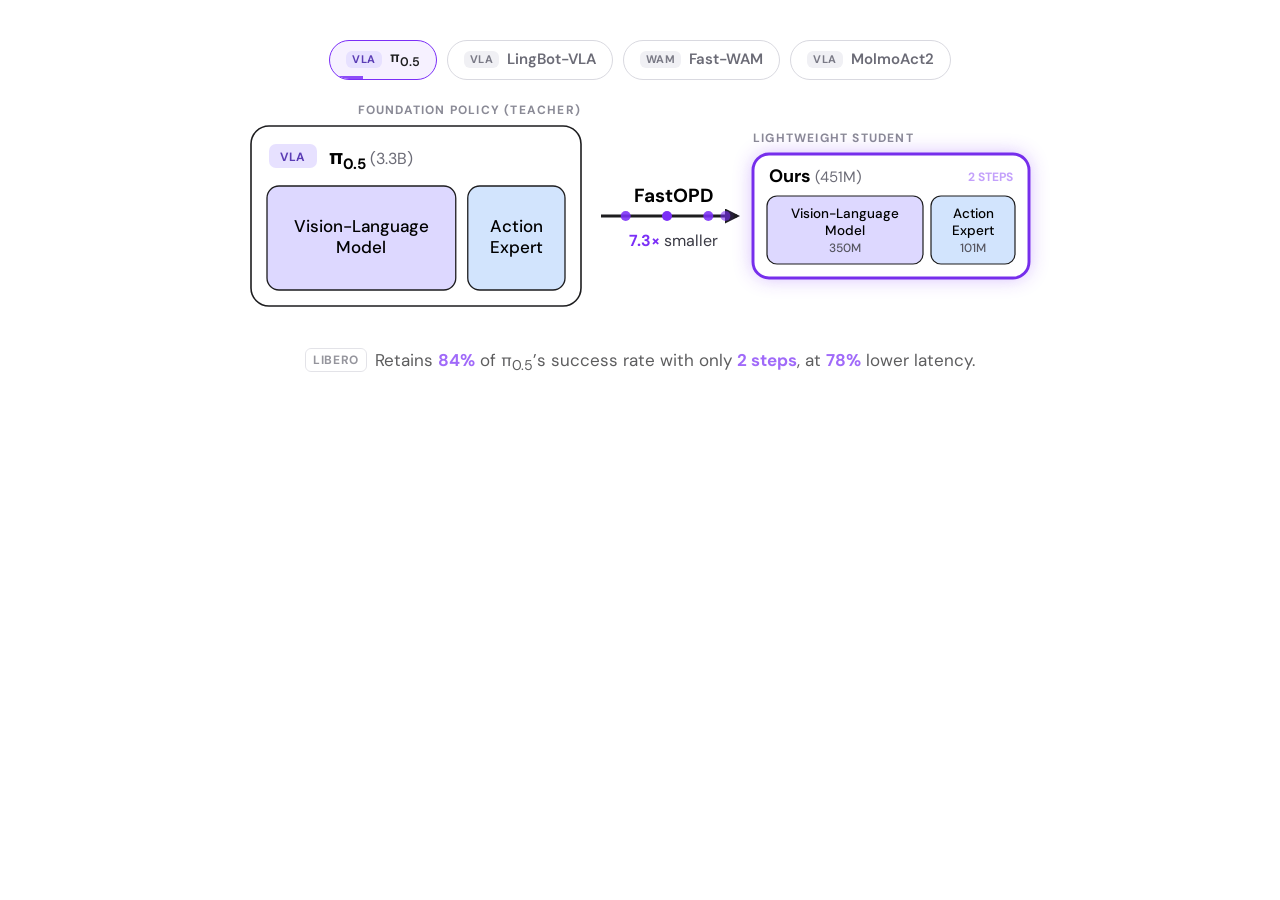
<file: static/videos/fastopd_teachers.html>
<!doctype html>
<html lang="en">
<head>
<meta charset="utf-8">
<meta name="viewport" content="width=device-width, initial-scale=1">
<title>FastOPD Teachers Animation</title>
<link rel="preconnect" href="https://fonts.googleapis.com">
<link href="https://fonts.googleapis.com/css2?family=DM+Sans:opsz,wght@9..40,400..700&display=swap" rel="stylesheet">
<style>
  body { margin: 0; background: #fff; padding: 40px 16px; }
</style>
</head>
<body>

<!-- ===================== FastOPD teacher → student animation (copy from here) ===================== -->
<section class="fopd-anim" aria-label="FastOPD distills diverse foundation policies into one lightweight student">
<style>
  .fopd-anim {
    --fopd-purple: #7B2FF7;
    --fopd-ink: #1d1d1f;
    --fopd-mute: #6b6b76;
    max-width: 1000px; margin: 0 auto; color: var(--fopd-ink);
    font-family: "Google Sans", "DM Sans", system-ui, -apple-system, "Segoe UI", sans-serif;
  }
  .fopd-anim svg { display: block; width: 100%; height: auto; overflow: visible; }
  .fopd-anim svg text { font-family: inherit; }
  .fopd-chips { display: flex; flex-wrap: wrap; justify-content: center; gap: 10px; margin: 0 0 18px; padding: 0; list-style: none; }
  .fopd-chip {
    position: relative; overflow: hidden; cursor: pointer;
    font: inherit; font-size: 15px; line-height: 1; color: var(--fopd-mute);
    background: #fff; border: 1.5px solid #d9d9e0; border-radius: 999px;
    padding: 9px 16px 10px; display: inline-flex; align-items: center; gap: 8px;
    transition: color .25s, border-color .25s, background-color .25s;
  }
  .fopd-chip b { font-weight: 600; }
  .fopd-chip .fopd-type { font-size: 11px; font-weight: 700; letter-spacing: .04em; padding: 3px 6px; border-radius: 6px; background: #f0f0f4; color: #7a7a86; }
  .fopd-chip .fopd-bar { position: absolute; left: 0; bottom: 0; height: 3px; width: 0; background: var(--fopd-purple); opacity: .85; }
  .fopd-chip.is-active { color: var(--fopd-ink); border-color: var(--fopd-purple); background: #f6f1ff; }
  .fopd-chip.is-active .fopd-type.vla { background: #e7e1ff; color: #5b3db5; }
  .fopd-chip.is-active .fopd-type.wam { background: #ffe6d3; color: #a2531a; }
  .fopd-chip:focus-visible { outline: 2px solid var(--fopd-purple); outline-offset: 2px; }
  .fopd-cap { text-align: center; font-size: 17px; line-height: 1.5; margin: 14px auto 0; min-height: 3em; max-width: 820px; transition: opacity .35s; }
  .fopd-cap .fopd-bench { display: inline-block; font-size: 12px; font-weight: 700; letter-spacing: .05em; text-transform: uppercase; color: var(--fopd-mute); border: 1px solid #d9d9e0; border-radius: 6px; padding: 2px 7px; margin-right: 8px; vertical-align: 2px; }
  .fopd-cap b { color: var(--fopd-purple); font-weight: 700; }
  @media (max-width: 600px) { .fopd-chip { font-size: 13px; padding: 7px 12px 8px; } .fopd-cap { font-size: 15px; } }
</style>

  <div class="fopd-chips" role="tablist"></div>

  <svg viewBox="0 0 1000 236" role="img" aria-label="Teacher policy distilled by FastOPD into a 451M-parameter student">
    <defs>
      <filter id="fopd-glow" x="-30%" y="-40%" width="160%" height="180%">
        <feGaussianBlur stdDeviation="10"/>
      </filter>
      <marker id="fopd-head" viewBox="0 0 10 10" refX="8" refY="5" markerWidth="5" markerHeight="5" orient="auto">
        <path d="M0,0 L10,5 L0,10 z" fill="#1d1d1f"/>
      </marker>
    </defs>

    <g class="fopd-stage">
    <!-- section labels -->
    <text class="t-lbl" x="528" y="16" text-anchor="end" font-size="12" font-weight="700" letter-spacing="1.2" fill="#8a8a96">FOUNDATION POLICY (TEACHER)</text>
    <text x="700" y="44" font-size="12" font-weight="700" letter-spacing="1.2" fill="#8a8a96">LIGHTWEIGHT STUDENT</text>

    <!-- teacher -->
    <g class="t-box">
      <rect class="t-outer" y="28" height="180" rx="18" fill="#fff" stroke="#1d1d1f" stroke-width="1.6"/>
      <g class="t-content">
        <rect class="t-pill" y="46" width="48" height="24" rx="7"/>
        <text class="t-pilltxt" y="63" text-anchor="middle" font-size="12" font-weight="700" letter-spacing=".6"></text>
        <text class="t-name" y="66" font-size="22"></text>
        <rect class="t-bb" y="88" height="104" rx="12" stroke="#1d1d1f" stroke-width="1.3"/>
        <text class="t-bbtxt" y="134" text-anchor="middle" font-size="17" font-weight="500"></text>
        <rect class="t-ae" y="88" height="104" rx="12" fill="#D2E4FD" stroke="#1d1d1f" stroke-width="1.3"/>
        <text class="t-aetxt" y="134" text-anchor="middle" font-size="17" font-weight="500"><tspan>Action</tspan><tspan dy="21">Expert</tspan></text>
      </g>
    </g>

    <!-- FastOPD arrow -->
    <text x="620" y="104" text-anchor="middle" font-size="19" font-weight="700">FastOPD</text>
    <line x1="548" y1="118" x2="684" y2="118" stroke="#1d1d1f" stroke-width="3" marker-end="url(#fopd-head)"/>
    <g class="a-dots"></g>
    <text class="a-ratio" x="620" y="148" text-anchor="middle" font-size="16" fill="#3a3a44"></text>

    <!-- student -->
    <rect class="s-glow" x="700" y="56" width="276" height="124" rx="16" fill="#7B2FF7" filter="url(#fopd-glow)" opacity="0"/>
    <rect class="s-outer" x="700" y="56" width="276" height="124" rx="16" fill="#fff" stroke="#1d1d1f" stroke-width="1.6"/>
    <text x="716" y="84" font-size="18"><tspan font-weight="700">Ours</tspan><tspan fill="#6b6b76" font-size="15"> (451M)</tspan></text>
    <text class="s-steps" x="960" y="83" text-anchor="end" font-size="12" font-weight="700" fill="#7B2FF7"></text>
    <rect x="714" y="98" width="156" height="68" rx="10" fill="#DDD8FF" stroke="#1d1d1f" stroke-width="1.2"/>
    <text x="792" y="120" text-anchor="middle" font-size="13.5" font-weight="500"><tspan x="792">Vision-Language</tspan><tspan x="792" dy="17">Model</tspan><tspan x="792" dy="17" font-size="12" fill="#55555f">350M</tspan></text>
    <rect x="878" y="98" width="84" height="68" rx="10" fill="#D2E4FD" stroke="#1d1d1f" stroke-width="1.2"/>
    <text x="920" y="120" text-anchor="middle" font-size="13.5" font-weight="500"><tspan x="920">Action</tspan><tspan x="920" dy="17">Expert</tspan><tspan x="920" dy="17" font-size="12" fill="#55555f">101M</tspan></text>
    </g>
  </svg>

  <p class="fopd-cap" aria-live="polite"></p>

<script>
(function () {
  var root = document.currentScript.closest('.fopd-anim');
  var STUDENT = 0.451; // B params
  var TEACHERS = [
    { chip: 'π<sub>0.5</sub>', name: ['π', '0.5'], params: 3.3, type: 'VLA', bench: 'LIBERO', steps: '2 steps',
      bb: ['Vision-Language', 'Model'],
      cap: '<span class="fopd-bench">LIBERO</span>Retains <b>84%</b> of π<sub>0.5</sub>’s success rate with only <b>2 steps</b>, at <b>78%</b> lower latency.' },
    { chip: 'LingBot-VLA', name: ['LingBot-VLA'], params: 4.2, type: 'VLA', bench: 'RoboTwin 2.0', steps: '1 step',
      bb: ['Vision-Language', 'Model'],
      cap: '<span class="fopd-bench">RoboTwin 2.0</span><b>+15.9 pp</b> over the base student at <b>1 step</b>, running <b>10×</b> faster than the teacher.' },
    { chip: 'Fast-WAM', name: ['Fast-WAM'], params: 6.0, type: 'WAM', bench: 'RoboTwin 2.0', steps: '1 step',
      bb: ['Video DiT'],
      cap: '<span class="fopd-bench">RoboTwin 2.0</span>Also works for a World Action Model: <b>+15.2 pp</b> over the base student at <b>1 step</b>.' },
    { chip: 'MolmoAct2', name: ['MolmoAct2'], params: 5.0, type: 'VLA', bench: 'Real robot', steps: '4 steps',
      bb: ['Vision-Language', 'Model'],
      cap: '<span class="fopd-bench">Real robot</span><b>50%</b> success with <b>4 steps</b> vs. 44% for the 10 steps base student, finishing <b>1.9s</b> faster.' }
  ];
  var CYCLE = 4600, N = TEACHERS.length, RIGHT = 528;
  var reduce = window.matchMedia && window.matchMedia('(prefers-reduced-motion: reduce)').matches;
  var NS = 'http://www.w3.org/2000/svg';
  var q = function (s) { return root.querySelector(s); };

  // chips
  var chipsEl = q('.fopd-chips'), chips = [];
  TEACHERS.forEach(function (t, i) {
    var b = document.createElement('button');
    b.type = 'button'; b.className = 'fopd-chip'; b.setAttribute('role', 'tab');
    b.innerHTML = '<span class="fopd-type ' + t.type.toLowerCase() + '">' + t.type + '</span><b>' + t.chip + '</b><span class="fopd-bar"></span>';
    b.addEventListener('click', function () { jump(i); });
    chipsEl.appendChild(b); chips.push(b);
  });

  // dots on the arrow
  var dotsG = q('.a-dots'), dots = [];
  for (var d = 0; d < 7; d++) {
    var c = document.createElementNS(NS, 'circle');
    c.setAttribute('r', 5); c.setAttribute('cy', 118); c.setAttribute('fill', '#7B2FF7'); c.setAttribute('opacity', 0);
    dotsG.appendChild(c); dots.push(c);
  }

  var el = {
    lbl: q('.t-lbl'), outer: q('.t-outer'), content: q('.t-content'), pill: q('.t-pill'), pilltxt: q('.t-pilltxt'),
    name: q('.t-name'), bb: q('.t-bb'), bbtxt: q('.t-bbtxt'), ae: q('.t-ae'), aetxt: q('.t-aetxt'),
    stage: q('.fopd-stage'), ratio: q('.a-ratio'), glow: q('.s-glow'), sOuter: q('.s-outer'), steps: q('.s-steps'), cap: q('.fopd-cap')
  };

  function width(p) { return 330 + (p - 3.3) / (6 - 3.3) * 130; }
  function ease(x) { x = Math.max(0, Math.min(1, x)); return x < .5 ? 4 * x * x * x : 1 - Math.pow(-2 * x + 2, 3) / 2; }
  function clamp(x) { return Math.max(0, Math.min(1, x)); }
  function mix(a, b, t) { return a + (b - a) * t; }
  function hexMix(a, b, t) {
    var pa = [1, 3, 5].map(function (k) { return parseInt(a.substr(k, 2), 16); });
    var pb = [1, 3, 5].map(function (k) { return parseInt(b.substr(k, 2), 16); });
    return 'rgb(' + pa.map(function (v, k) { return Math.round(mix(v, pb[k], t)); }).join(',') + ')';
  }

  var shownIdx = -1, capIdx = -1;
  function setTeacherContent(t) {
    var n = el.name;
    while (n.firstChild) n.removeChild(n.firstChild);
    var a = document.createElementNS(NS, 'tspan'); a.setAttribute('font-weight', 700); a.textContent = t.name[0]; n.appendChild(a);
    var tail = 0;
    if (t.name[1]) {
      var s = document.createElementNS(NS, 'tspan'); s.setAttribute('font-weight', 700); s.setAttribute('font-size', 15); s.setAttribute('dy', 5); s.textContent = t.name[1]; n.appendChild(s); tail = -5;
    }
    var p = document.createElementNS(NS, 'tspan'); p.setAttribute('fill', '#6b6b76'); p.setAttribute('font-size', 16);
    if (tail) p.setAttribute('dy', tail);
    p.textContent = ' (' + t.params.toFixed(1).replace('.0', '') + 'B)'; n.appendChild(p);
    el.pilltxt.textContent = t.type;
    var wam = t.type === 'WAM';
    el.pill.setAttribute('fill', wam ? '#FFE6D3' : '#E7E1FF');
    el.pilltxt.setAttribute('fill', wam ? '#A2531A' : '#5B3DB5');
    el.bb.setAttribute('fill', wam ? '#FFE3CC' : '#DDD8FF');
    el.bbtxt.innerHTML = '';
    t.bb.forEach(function (line, k) {
      var ts = document.createElementNS(NS, 'tspan'); ts.textContent = line; if (k) ts.setAttribute('dy', 21); el.bbtxt.appendChild(ts);
    });
    // centre the label vertically whether it has one line or two
    el.bbtxt.setAttribute('y', 134 + (2 - t.bb.length) * 10.5);
    el.steps.textContent = t.steps.toUpperCase();
  }

  function layoutTeacher(W) {
    var x = RIGHT - W;
    // keep the teacher → student group centred as the teacher box resizes (student ends at x = 976)
    el.stage.setAttribute('transform', 'translate(' + (500 - (x + 976) / 2) + ',0)');
    el.outer.setAttribute('x', x); el.outer.setAttribute('width', W);
    el.lbl.setAttribute('x', RIGHT);
    el.pill.setAttribute('x', x + 18); el.pilltxt.setAttribute('x', x + 42);
    el.name.setAttribute('x', x + 78);
    var inner = W - 32 - 12, bw = inner * 0.66, aw = inner - bw;
    el.bb.setAttribute('x', x + 16); el.bb.setAttribute('width', bw);
    el.ae.setAttribute('x', x + 16 + bw + 12); el.ae.setAttribute('width', aw);
    var bcx = x + 16 + bw / 2, acx = x + 16 + bw + 12 + aw / 2;
    [].forEach.call(el.bbtxt.childNodes, function (ts) { ts.setAttribute('x', bcx); });
    el.bbtxt.setAttribute('x', bcx);
    [].forEach.call(el.aetxt.childNodes, function (ts) { ts.setAttribute('x', acx); });
    el.aetxt.setAttribute('x', acx);
  }

  function render(T) {
    var k = Math.floor(T / CYCLE), idx = ((k % N) + N) % N, u = T - k * CYCLE;
    var prev = k === 0 ? idx : (idx - 1 + N) % N;
    var cur = TEACHERS[idx], pre = TEACHERS[prev];
    if (reduce) u = Math.max(u, 2400);

    // teacher: fade out old content, resize, fade in new
    var showIdx = (u < 260 && prev !== idx) ? prev : idx;
    if (showIdx !== shownIdx) { setTeacherContent(TEACHERS[showIdx]); shownIdx = showIdx; }
    var op = prev !== idx ? (u < 260 ? 1 - u / 260 : clamp((u - 420) / 300)) : clamp(u / 400);
    el.content.setAttribute('opacity', op);
    layoutTeacher(mix(width(pre.params), width(cur.params), ease((u - 150) / 550)));

    // knowledge flowing along the arrow
    for (var i = 0; i < dots.length; i++) {
      var p = (u - 650 - i * 95) / 620;
      var vis = p > 0 && p < 1;
      dots[i].setAttribute('cx', mix(552, 676, ease(p)));
      dots[i].setAttribute('opacity', vis ? Math.sin(Math.PI * p) : 0);
    }

    // student lights up when knowledge arrives
    var g = clamp((u - 1150) / 300) * (1 - clamp((u - 1900) / 1100));
    el.glow.setAttribute('opacity', 0.35 * g);
    el.sOuter.setAttribute('stroke', hexMix('#1d1d1f', '#7B2FF7', g));
    el.sOuter.setAttribute('stroke-width', 1.6 + 1.4 * g);
    el.steps.setAttribute('opacity', prev !== idx ? (u < 260 ? 1 - u / 260 : clamp((u - 1300) / 300)) : clamp((u - 1300) / 300));

    // size ratio counter
    var r0 = pre.params / STUDENT, r1 = cur.params / STUDENT;
    var r = prev === idx ? r1 : mix(r0, r1, ease((u - 300) / 600));
    el.ratio.innerHTML = '<tspan font-weight="700" fill="#7B2FF7">' + r.toFixed(1) + '×</tspan> smaller';

    // chips
    chips.forEach(function (c, j) {
      var on = j === idx;
      if (c.classList.contains('is-active') !== on) { c.classList.toggle('is-active', on); c.setAttribute('aria-selected', on); }
      c.lastChild.style.width = on ? (100 * u / CYCLE) + '%' : '0';
    });

    // caption
    var capShow = u < 1150 && prev !== idx ? prev : idx;
    if (capShow !== capIdx) { el.cap.innerHTML = TEACHERS[capShow].cap; capIdx = capShow; }
    el.cap.style.transition = 'none';
    el.cap.style.opacity = prev !== idx ? (u < 350 ? 1 - u / 350 : u < 1150 ? 0 : clamp((u - 1150) / 400)) : clamp((u - 1150) / 400);
  }

  // clock
  var offset = 0, start = null, paused = false, pausedAt = 0, visible = true, seekMode = false;
  function now() { return performance.now(); }
  function T() { return paused ? pausedAt : now() - start + offset; }
  function jump(i) { offset = i * CYCLE; start = now(); if (paused) pausedAt = offset; if (i === 0) offset = N * CYCLE; }
  function loop() { if (!seekMode && visible) render(T()); requestAnimationFrame(loop); }
  start = now();
  if ('IntersectionObserver' in window) {
    new IntersectionObserver(function (es) {
      es.forEach(function (e) {
        if (e.isIntersecting && !visible) { start = now(); offset = pausedAt; paused = false; }
        if (!e.isIntersecting && visible) { pausedAt = T(); paused = true; }
        visible = e.isIntersecting;
      });
    }).observe(root);
  }
  render(0);
  requestAnimationFrame(loop);
  // for offline frame capture: window.__fopdSeek(ms)
  window.__fopdSeek = function (ms) { seekMode = true; render(ms); };
})();
</script>
</section>
<!-- ===================== (copy to here) ===================== -->

</body>
</html>
</file>
